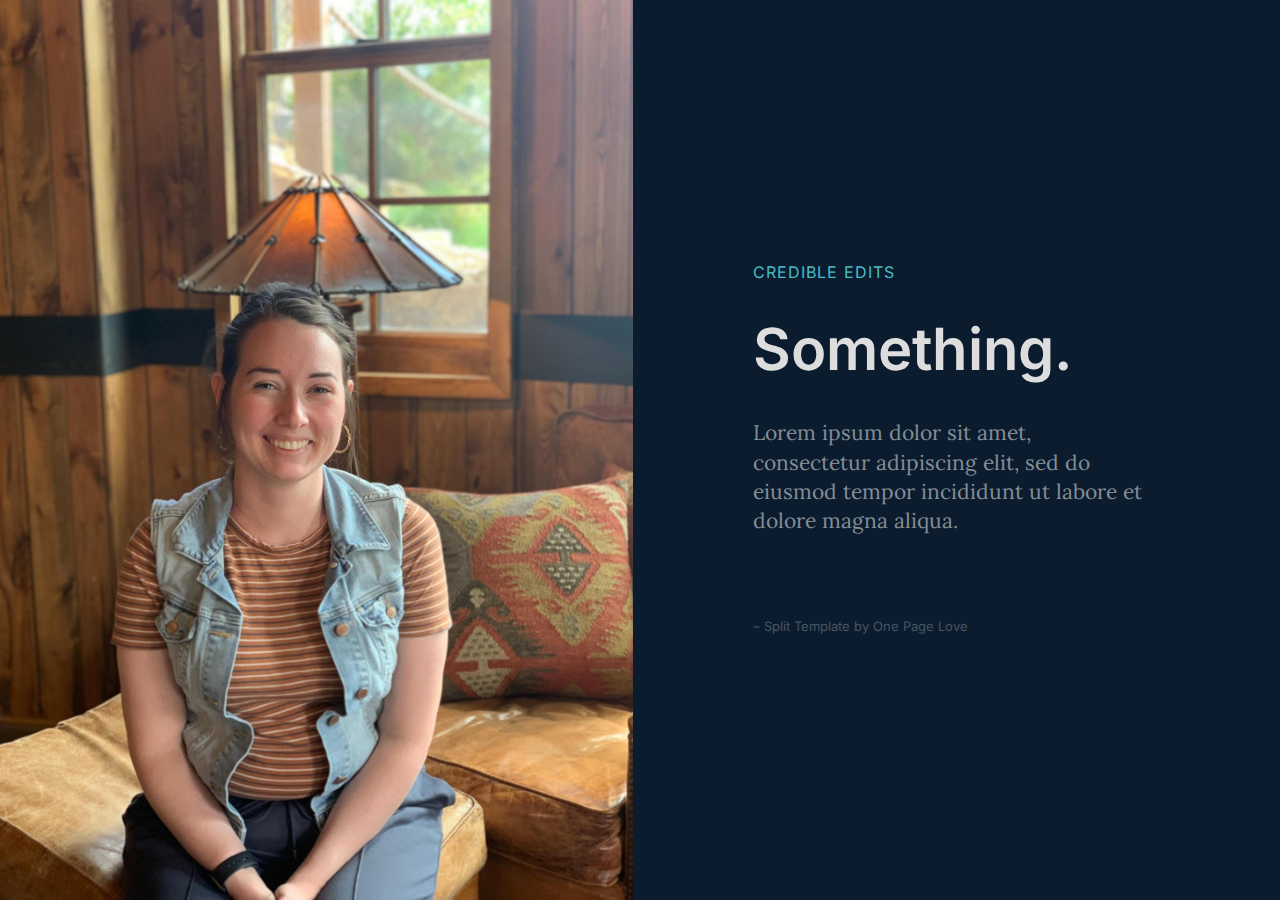
<file: index.html>
<!doctype html><html lang=en-us><head><meta name=generator content="Hugo 0.142.0"><meta charset=utf-8><meta name=viewport content="width=device-width,initial-scale=1"><title>Credible Edits</title><meta name=robots content="index, follow"><meta name=referrer content="always"><meta property="og:title" content="Credible Edits"><meta property="og:url" content="https://credibleedits.co/"><link rel=stylesheet href=/css/split.min.e2f27948010ea4e056cd9452a3ece05f82cf69a94d30a17c27b7fd6b622c1b2d.css integrity="sha256-4vJ5SAEOpOBWzZRSo+zgX4LPaalNMKF8J7f9a2IsGy0=" crossorigin=anonymous media=screen></head><body class=body><div class="columns w-row"><div class="leftcontent w-col w-col-6 w-col-stack"><div class=image></div></div><div class="rightcontent w-col w-col-6 w-col-stack"><div class=content><div class=intro><h1 class=name>Credible Edits</h1><h2 class=tagline><strong class=bold-text>Something.</strong></h2></div><div class=bio><p>Lorem ipsum dolor sit amet, consectetur adipiscing elit, sed do eiusmod tempor incididunt ut labore et dolore magna aliqua.</p></div><div class="links w-row"></div><div class=credit>&ndash; <a href=https://onepagelove.com/split target=_blank class=credit-links>Split Template</a> by <a href=https://onepagelove.com target=_blank class=credit-links>One Page Love</a></div></div></div></div></body></html>
</file>
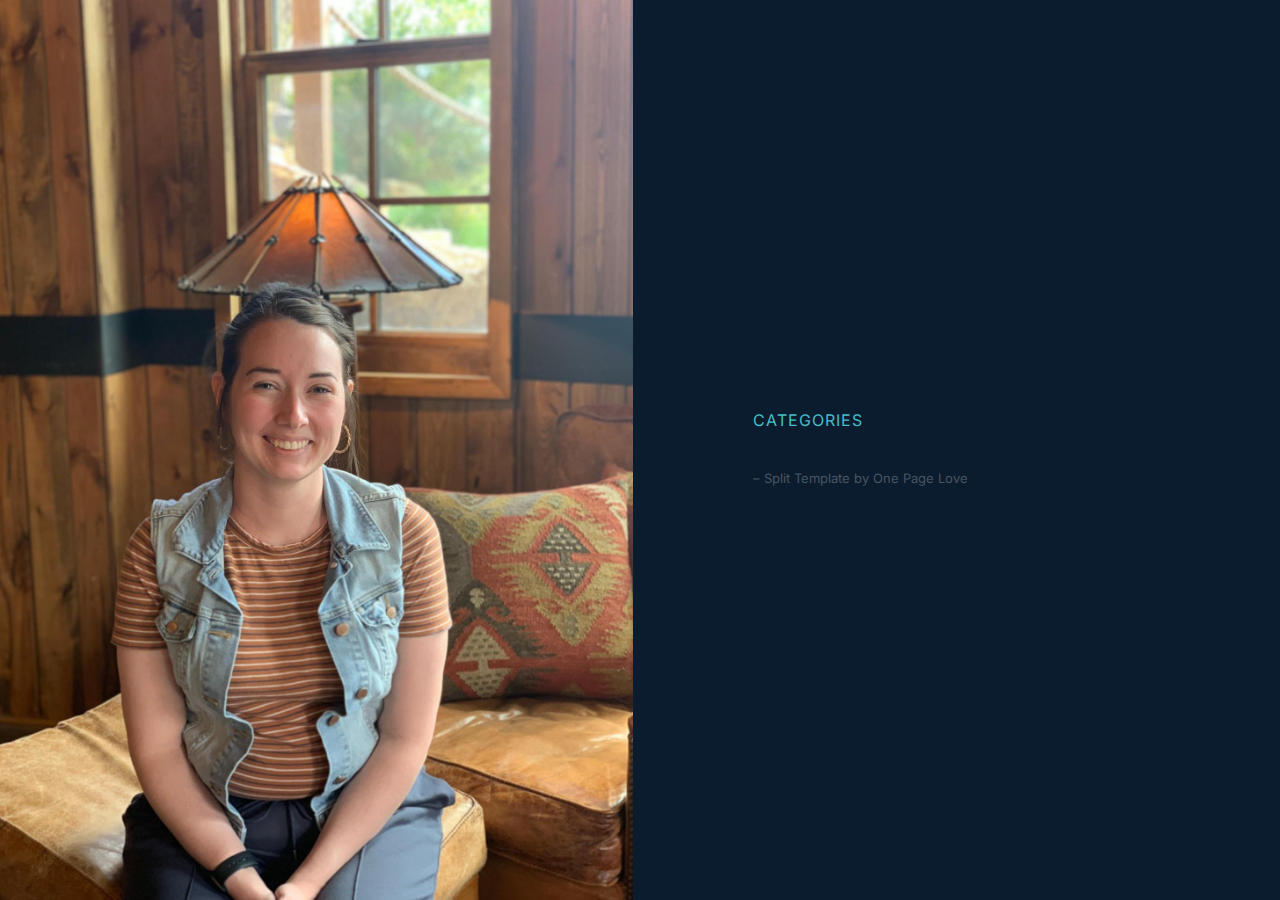
<file: categories/index.html>
<!doctype html><html lang=en-us><head><meta charset=utf-8><meta name=viewport content="width=device-width,initial-scale=1"><title>Credible Edits</title><meta name=robots content="index, follow"><meta name=referrer content="always"><meta property="og:title" content="Credible Edits"><meta property="og:url" content="https://credibleedits.co/"><link rel=stylesheet href=/css/split.min.e2f27948010ea4e056cd9452a3ece05f82cf69a94d30a17c27b7fd6b622c1b2d.css integrity="sha256-4vJ5SAEOpOBWzZRSo+zgX4LPaalNMKF8J7f9a2IsGy0=" crossorigin=anonymous media=screen></head><body class=body><div class="columns w-row"><div class="leftcontent w-col w-col-6 w-col-stack"><div class=image></div></div><div class="rightcontent w-col w-col-6 w-col-stack"><div class=content><div class=intro><h1 class=name>Categories</h1></div><div class=bio></div><div class=credit>&ndash; <a href=https://onepagelove.com/split target=_blank class=credit-links>Split Template</a> by <a href=https://onepagelove.com target=_blank class=credit-links>One Page Love</a></div></div></div></div></body></html>
</file>
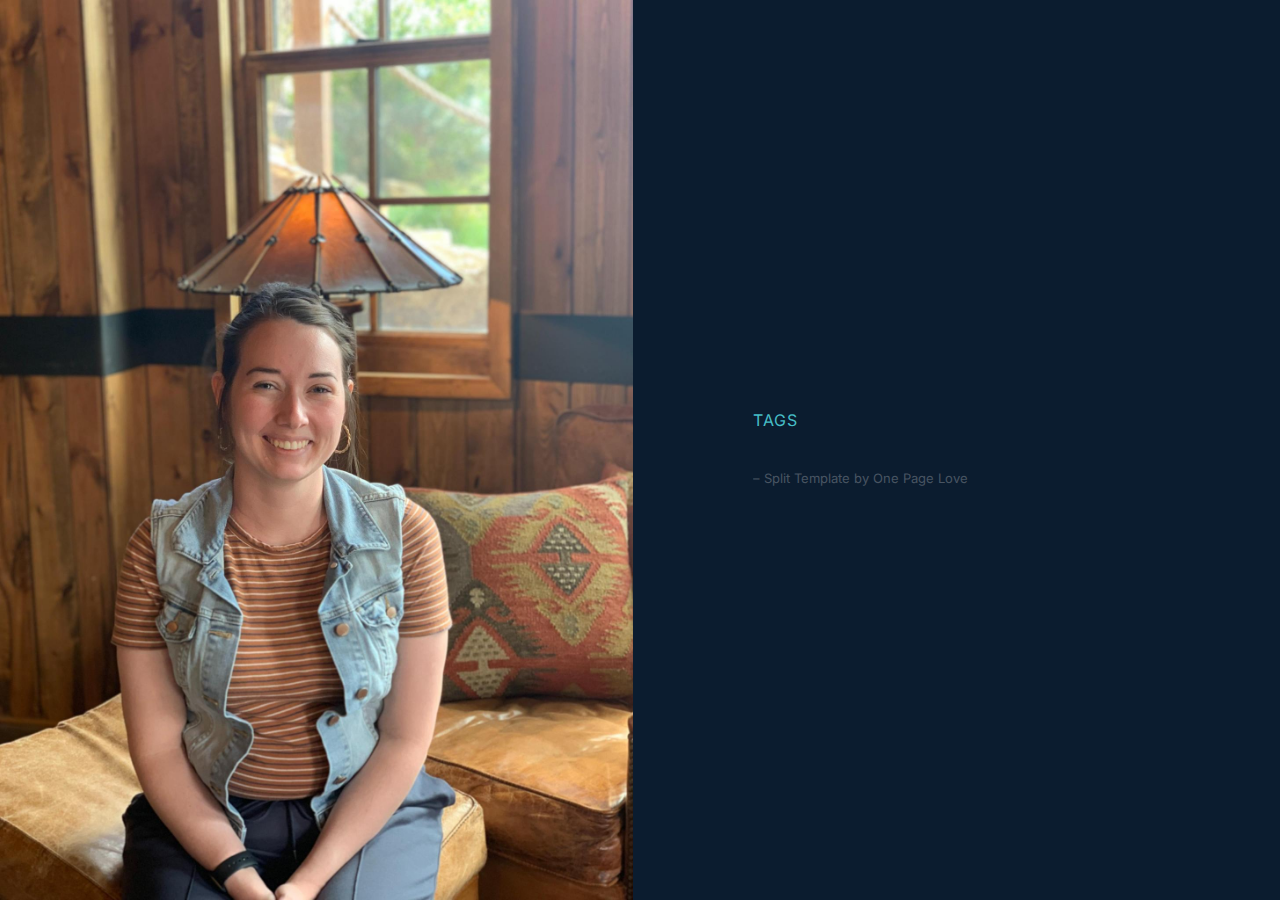
<file: tags/index.html>
<!doctype html><html lang=en-us><head><meta charset=utf-8><meta name=viewport content="width=device-width,initial-scale=1"><title>Credible Edits</title><meta name=robots content="index, follow"><meta name=referrer content="always"><meta property="og:title" content="Credible Edits"><meta property="og:url" content="https://credibleedits.co/"><link rel=stylesheet href=/css/split.min.e2f27948010ea4e056cd9452a3ece05f82cf69a94d30a17c27b7fd6b622c1b2d.css integrity="sha256-4vJ5SAEOpOBWzZRSo+zgX4LPaalNMKF8J7f9a2IsGy0=" crossorigin=anonymous media=screen></head><body class=body><div class="columns w-row"><div class="leftcontent w-col w-col-6 w-col-stack"><div class=image></div></div><div class="rightcontent w-col w-col-6 w-col-stack"><div class=content><div class=intro><h1 class=name>Tags</h1></div><div class=bio></div><div class=credit>&ndash; <a href=https://onepagelove.com/split target=_blank class=credit-links>Split Template</a> by <a href=https://onepagelove.com target=_blank class=credit-links>One Page Love</a></div></div></div></div></body></html>
</file>
